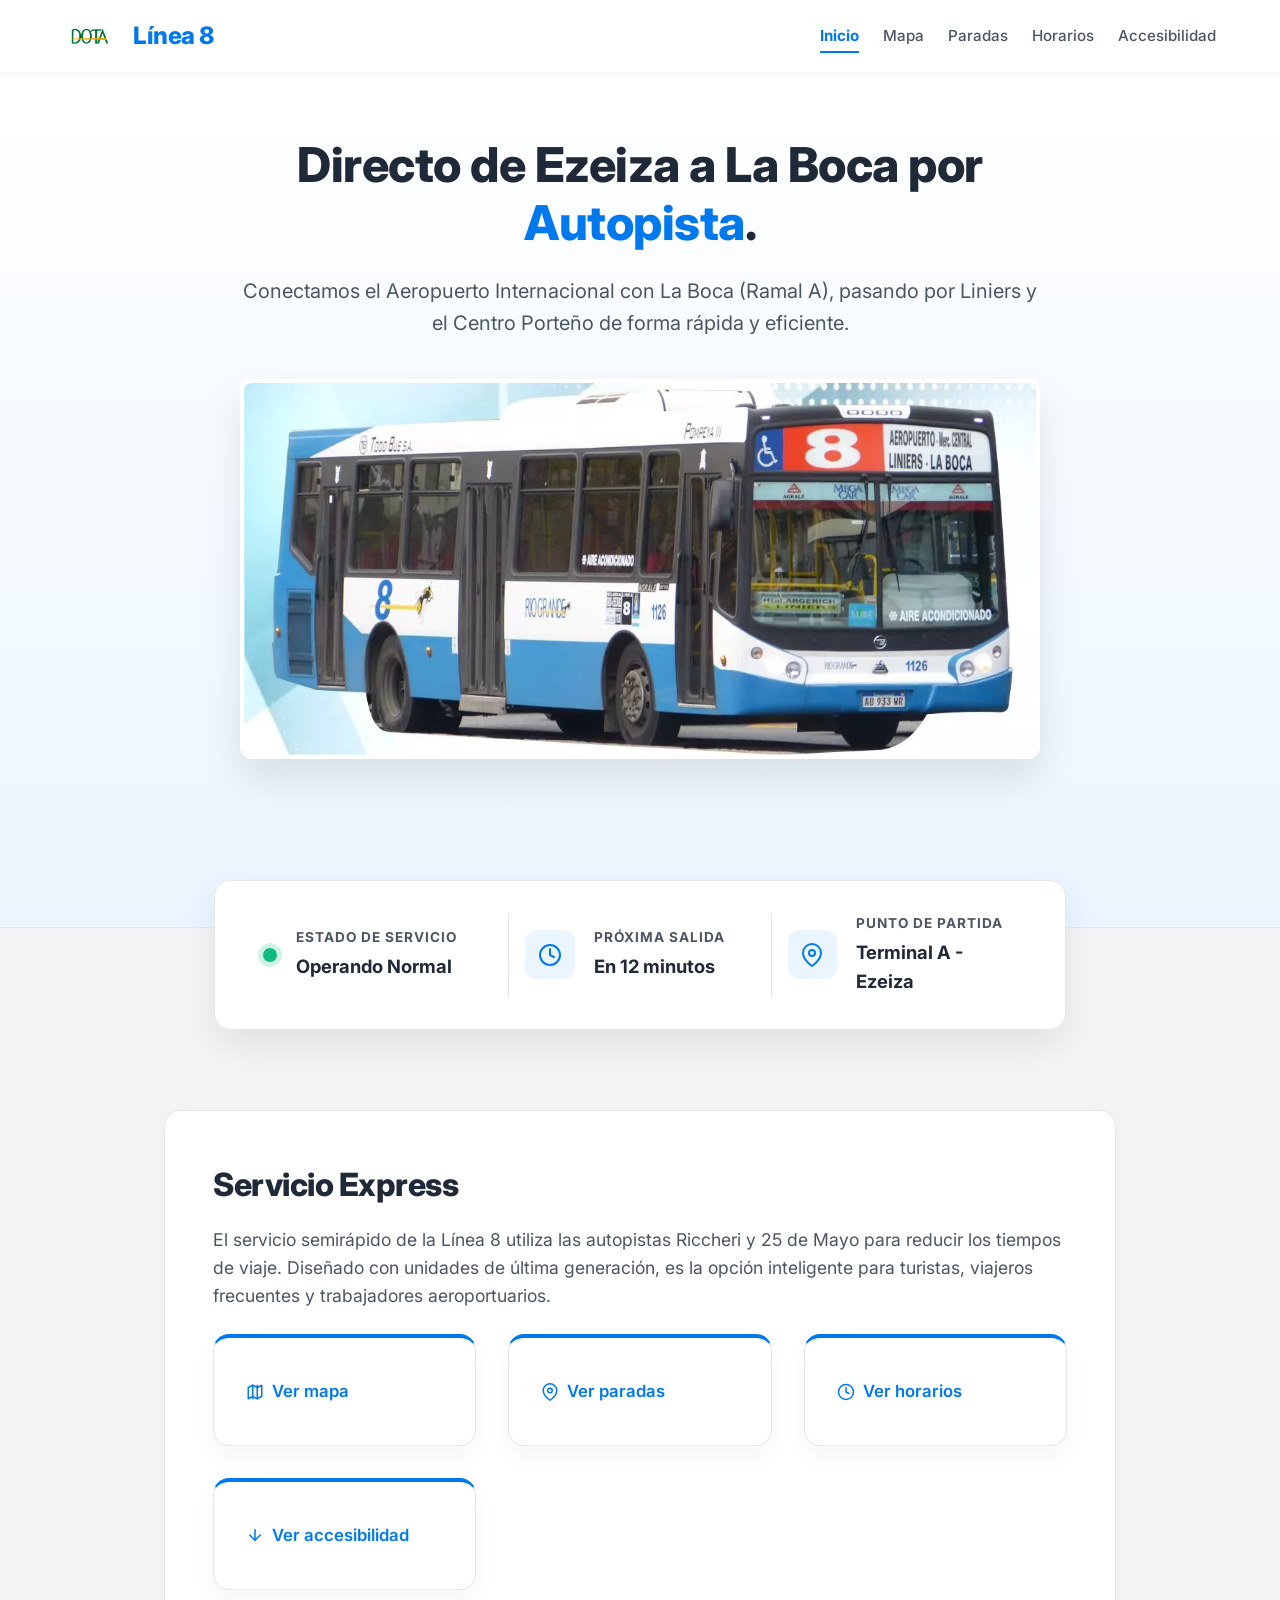
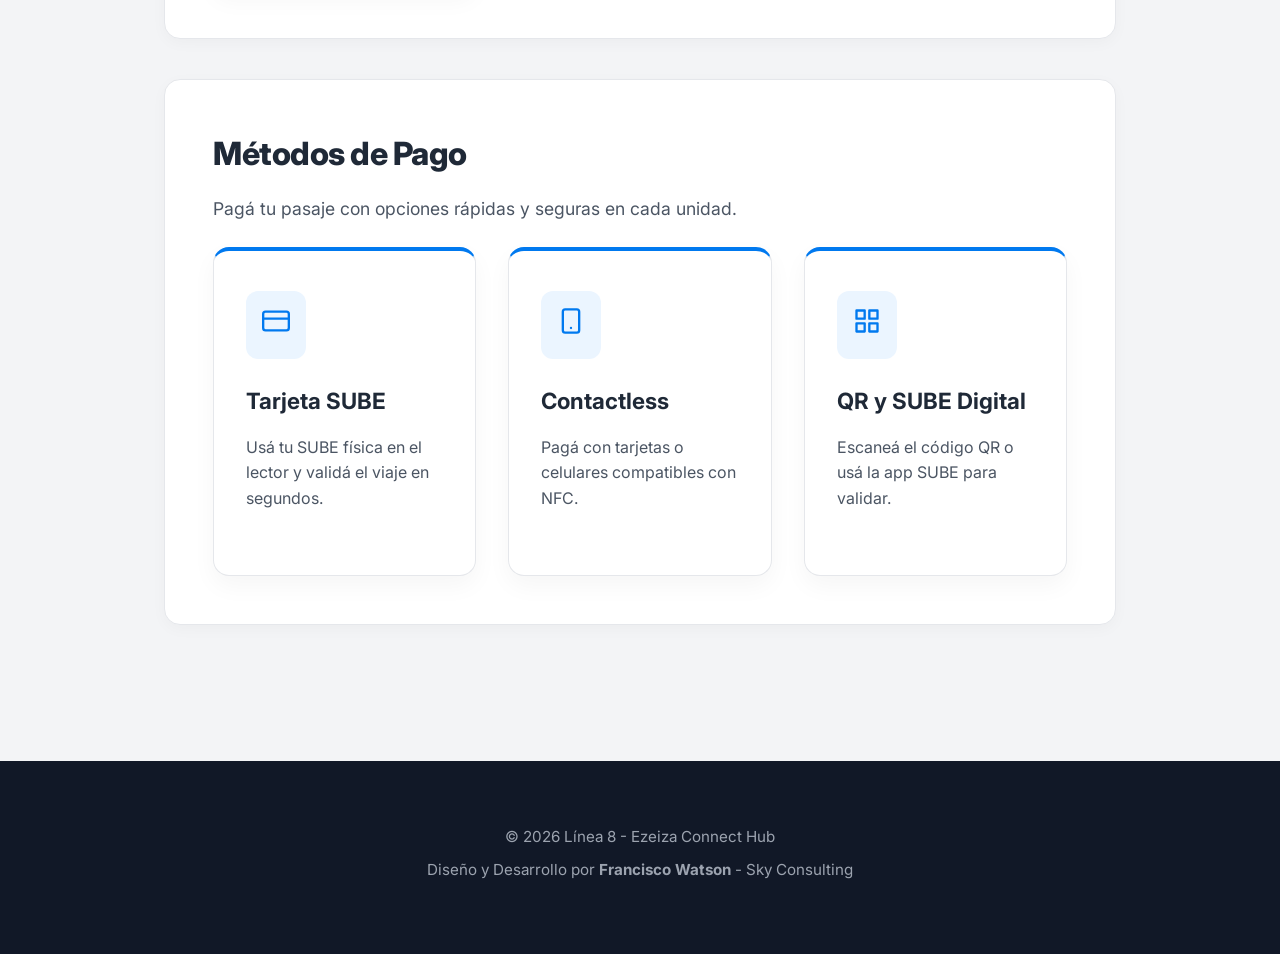
<file: index.html>
<!DOCTYPE html>
<html lang="es">
<head>
    <meta charset="UTF-8">
    <meta name="viewport" content="width=device-width, initial-scale=1.0">
    <title>Línea 8 - Semirápido | Inicio</title>
    <!-- Google Fonts: Inter para un look premium -->
    <link rel="preconnect" href="https://fonts.googleapis.com">
    <link rel="preconnect" href="https://fonts.gstatic.com" crossorigin>
    <link href="https://fonts.googleapis.com/css2?family=Inter:wght@400;500;600;700;800&display=swap" rel="stylesheet">
    <link rel="stylesheet" href="css/style.css">
</head>
<body>
    <header>
        <div class="logo">
            <img src="img/Dota_logo.png" alt="Logo DOTA" class="dota-logo">
            <h1>Línea 8</h1>
        </div>
        <div class="menu-toggle">
            <span></span>
            <span></span>
            <span></span>
        </div>
        <nav>
            <ul>
                <li><a href="index.html" class="active">Inicio</a></li>
                <li><a href="mapa.html">Mapa</a></li>
                <li><a href="paradas.html">Paradas</a></li>
                <li><a href="horarios.html">Horarios</a></li>
                <li><a href="accesibilidad.html">Accesibilidad</a></li>
            </ul>
        </nav>
    </header>

    <div class="hero-wrapper">
        <div class="hero-content">
            <h2>Directo de Ezeiza a La Boca por <span>Autopista</span>.</h2>
            <p>Conectamos el Aeropuerto Internacional con La Boca (Ramal A), pasando por Liniers y el Centro Porteño de forma rápida y eficiente.</p>
            <div class="hero-image-container">
                <img src="img/linea-8.webp" alt="Colectivo Línea 8 Semirápido" class="hero-bus-image">
            </div>
        </div>
    </div>

    <!-- Panel de Información Rápida superpuesto al Hero -->
    <div class="status-panel-container">
        <div class="status-panel">
            <div class="status-item">
                <div class="status-indicator live"></div>
                <div class="status-text">
                    <strong>Estado de servicio</strong>
                    <span>Operando Normal</span>
                </div>
            </div>
            <div class="status-item">
                <div class="status-indicator info">
                    <svg width="24" height="24" viewBox="0 0 24 24" fill="none" stroke="currentColor" stroke-width="2" stroke-linecap="round" stroke-linejoin="round"><circle cx="12" cy="12" r="10"></circle><polyline points="12 6 12 12 16 14"></polyline></svg>
                </div>
                <div class="status-text">
                    <strong>Próxima Salida</strong>
                    <span>En 12 minutos</span>
                </div>
            </div>
            <div class="status-item">
                <div class="status-indicator info">
                    <svg width="24" height="24" viewBox="0 0 24 24" fill="none" stroke="currentColor" stroke-width="2" stroke-linecap="round" stroke-linejoin="round"><path d="M21 10c0 7-9 13-9 13s-9-6-9-13a9 9 0 0 1 18 0z"></path><circle cx="12" cy="10" r="3"></circle></svg>
                </div>
                <div class="status-text">
                    <strong>Punto de Partida</strong>
                    <span>Terminal A - Ezeiza</span>
                </div>
            </div>
        </div>
    </div>

    <main>
        <section id="bienvenida">
            <h2>Servicio Express</h2>
            <p>El servicio semirápido de la Línea 8 utiliza las autopistas Riccheri y 25 de Mayo para reducir los tiempos de viaje. Diseñado con unidades de última generación, es la opción inteligente para turistas, viajeros frecuentes y trabajadores aeroportuarios.</p>
            <div class="grid-cards" id="accesos-rapidos">
                <div class="card">
                    <a href="mapa.html">
                        <svg width="18" height="18" viewBox="0 0 24 24" fill="none" stroke="currentColor" stroke-width="2" stroke-linecap="round" stroke-linejoin="round"><polygon points="3 6 9 3 15 6 21 3 21 18 15 21 9 18 3 21"></polygon><line x1="9" y1="3" x2="9" y2="21"></line><line x1="15" y1="3" x2="15" y2="21"></line></svg>
                        Ver mapa
                    </a>
                </div>

                <div class="card">
                    <a href="paradas.html">
                        <svg width="18" height="18" viewBox="0 0 24 24" fill="none" stroke="currentColor" stroke-width="2" stroke-linecap="round" stroke-linejoin="round"><path d="M21 10c0 7-9 13-9 13s-9-6-9-13a9 9 0 0 1 18 0z"></path><circle cx="12" cy="10" r="3"></circle></svg>
                        Ver paradas
                    </a>
                </div>

                <div class="card">
                    <a href="horarios.html">
                        <svg width="18" height="18" viewBox="0 0 24 24" fill="none" stroke="currentColor" stroke-width="2" stroke-linecap="round" stroke-linejoin="round"><circle cx="12" cy="12" r="10"></circle><polyline points="12 6 12 12 16 14"></polyline></svg>
                        Ver horarios
                    </a>
                </div>

                <div class="card">
                    <a href="accesibilidad.html">
                        <svg width="18" height="18" viewBox="0 0 24 24" fill="none" stroke="currentColor" stroke-width="2" stroke-linecap="round" stroke-linejoin="round"><line x1="12" y1="5" x2="12" y2="19"></line><polyline points="19 12 12 19 5 12"></polyline></svg>
                        Ver accesibilidad
                    </a>
                </div>
            </div>
        </section>

        <section id="medios-de-pago">
            <h2>Métodos de Pago</h2>
            <p>Pagá tu pasaje con opciones rápidas y seguras en cada unidad.</p>
            <div class="grid-cards">
                <div class="card">
                    <div class="card-icon">
                        <svg width="28" height="28" viewBox="0 0 24 24" fill="none" stroke="currentColor" stroke-width="2" stroke-linecap="round" stroke-linejoin="round"><rect x="1" y="4" width="22" height="16" rx="2" ry="2"></rect><line x1="1" y1="10" x2="23" y2="10"></line></svg>
                    </div>
                    <h3>Tarjeta SUBE</h3>
                    <p>Usá tu SUBE física en el lector y validá el viaje en segundos.</p>
                </div>

                <div class="card">
                    <div class="card-icon">
                        <svg width="28" height="28" viewBox="0 0 24 24" fill="none" stroke="currentColor" stroke-width="2" stroke-linecap="round" stroke-linejoin="round"><rect x="5" y="2" width="14" height="20" rx="2" ry="2"></rect><line x1="12" y1="18" x2="12" y2="18"></line></svg>
                    </div>
                    <h3>Contactless</h3>
                    <p>Pagá con tarjetas o celulares compatibles con NFC.</p>
                </div>

                <div class="card">
                    <div class="card-icon">
                        <svg width="28" height="28" viewBox="0 0 24 24" fill="none" stroke="currentColor" stroke-width="2" stroke-linecap="round" stroke-linejoin="round"><rect x="3" y="3" width="7" height="7"></rect><rect x="14" y="3" width="7" height="7"></rect><rect x="14" y="14" width="7" height="7"></rect><rect x="3" y="14" width="7" height="7"></rect></svg>
                    </div>
                    <h3>QR y SUBE Digital</h3>
                    <p>Escaneá el código QR o usá la app SUBE para validar.</p>
                </div>
            </div>
        </section>
    </main>

    <footer>
        <div class="footer-content">
            <p>&copy; 2026 Línea 8 - Ezeiza Connect Hub</p>
            <p>Diseño y Desarrollo por <strong>Francisco Watson</strong> - Sky Consulting</p>
        </div>
    </footer>

    <script src="js/script.js"></script>
</body>
</html>
</file>
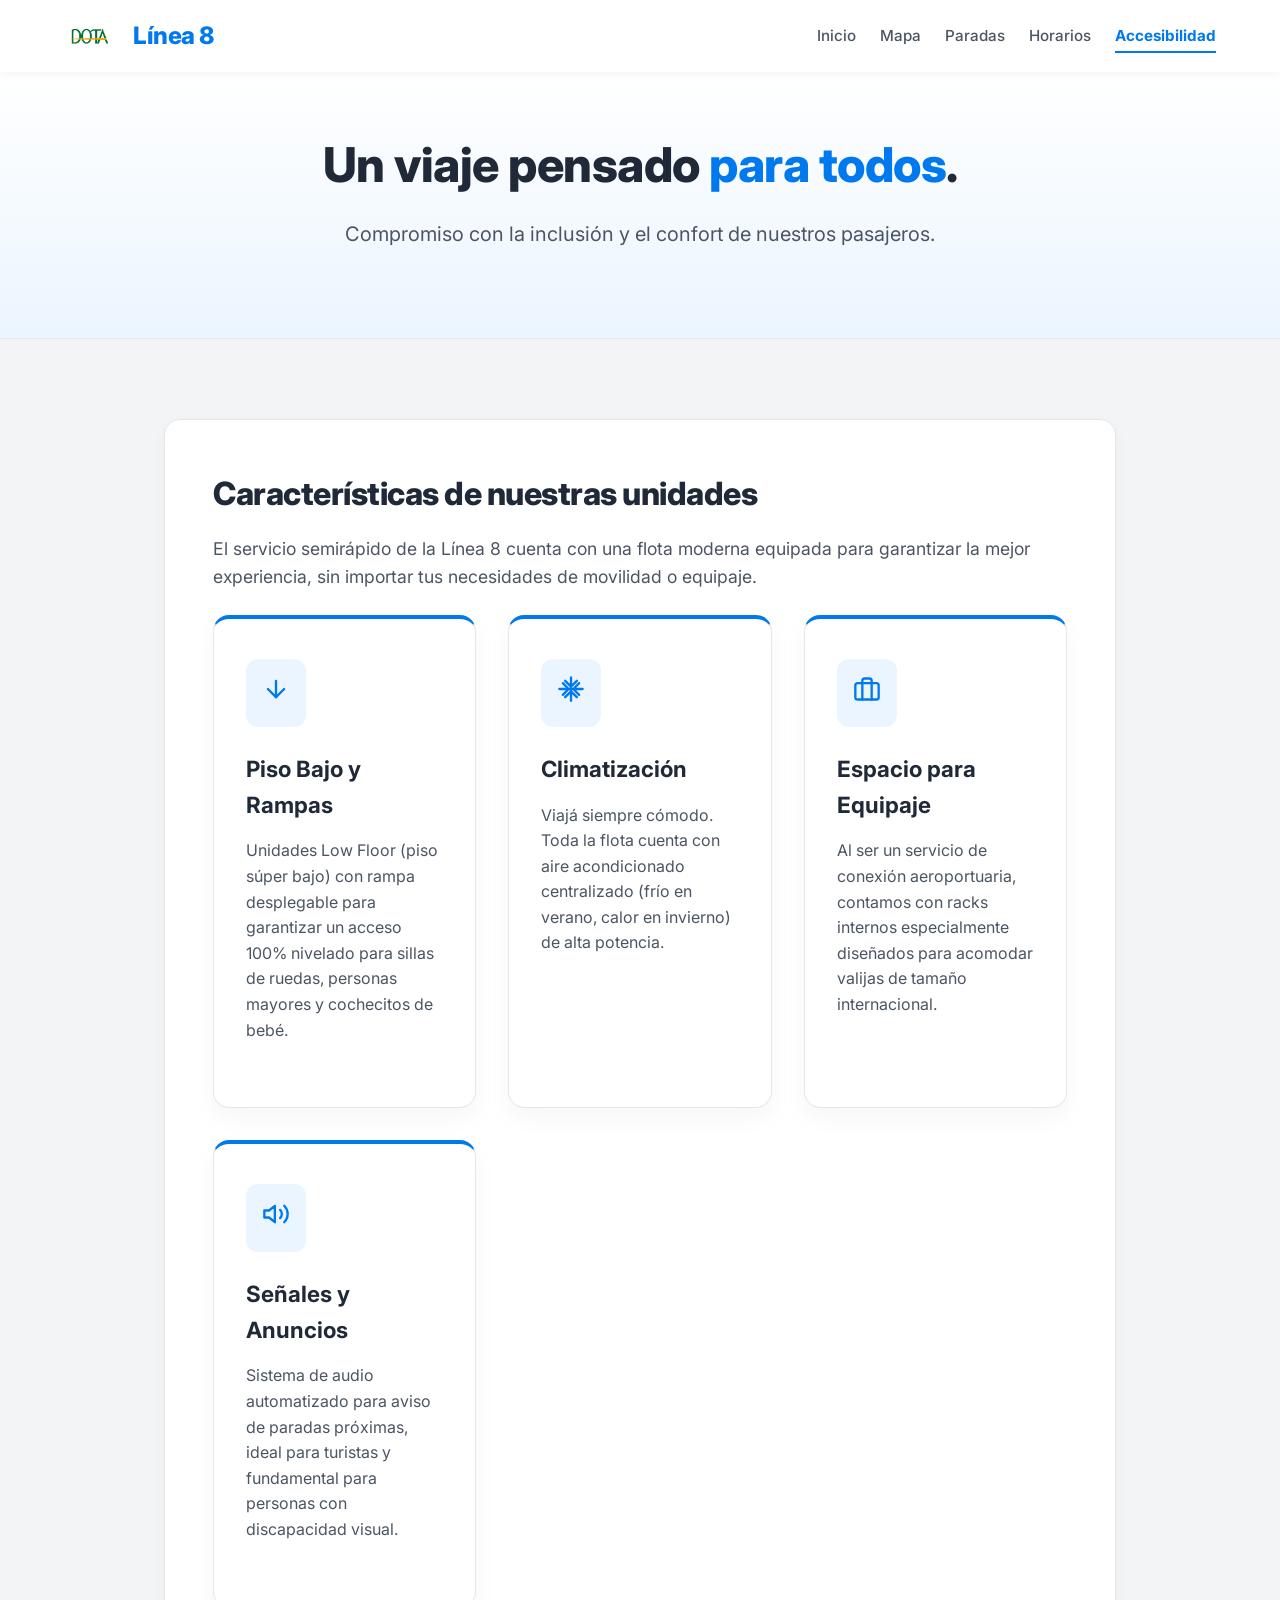
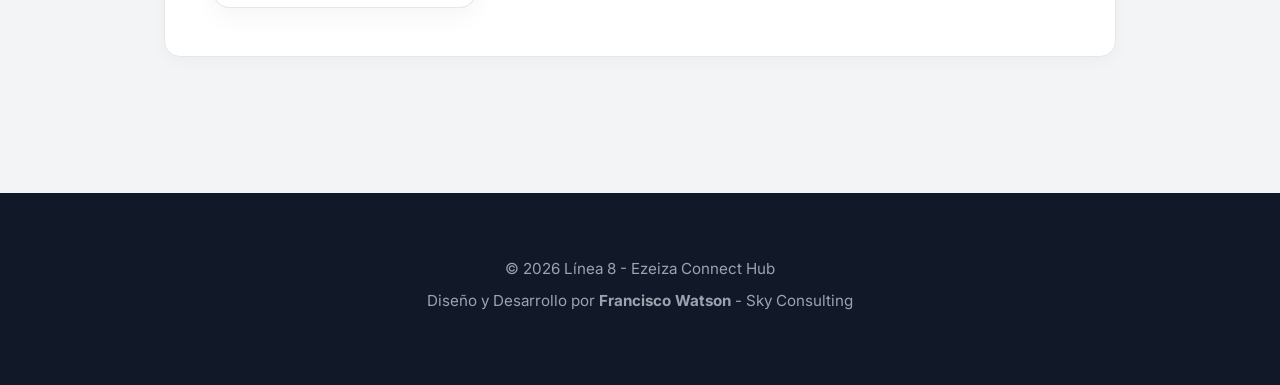
<file: accesibilidad.html>
<!DOCTYPE html>
<html lang="es">
<head>
    <meta charset="UTF-8">
    <meta name="viewport" content="width=device-width, initial-scale=1.0">
    <title>Accesibilidad | Línea 8</title>
    <!-- Google Fonts: Inter para un look premium -->
    <link rel="preconnect" href="https://fonts.googleapis.com">
    <link rel="preconnect" href="https://fonts.gstatic.com" crossorigin>
    <link href="https://fonts.googleapis.com/css2?family=Inter:wght@400;500;600;700;800&display=swap" rel="stylesheet">
    <link rel="stylesheet" href="css/style.css">
</head>
<body>
    <header>
        <div class="logo">
            <img src="img/Dota_logo.png" alt="Logo DOTA" class="dota-logo">
            <h1>Línea 8</h1>
        </div>
        <div class="menu-toggle">
            <span></span>
            <span></span>
            <span></span>
        </div>
        <nav>
            <ul>
                <li><a href="index.html">Inicio</a></li>
                <li><a href="mapa.html">Mapa</a></li>
                <li><a href="paradas.html">Paradas</a></li>
                <li><a href="horarios.html">Horarios</a></li>
                <li><a href="accesibilidad.html" class="active">Accesibilidad</a></li>
            </ul>
        </nav>
    </header>

    <div class="hero-wrapper" style="padding-bottom: 4rem;">
        <div class="hero-content">
            <h2>Un viaje pensado <span>para todos</span>.</h2>
            <p>Compromiso con la inclusión y el confort de nuestros pasajeros.</p>
        </div>
    </div>

    <main>
        <section>
            <h2>Características de nuestras unidades</h2>
            <p>El servicio semirápido de la Línea 8 cuenta con una flota moderna equipada para garantizar la mejor experiencia, sin importar tus necesidades de movilidad o equipaje.</p>
            
            <div class="grid-cards">
                <div class="card">
                    <div class="card-icon">
                        <!-- Icono SVG Flecha Abajo / Rampa -->
                        <svg width="28" height="28" viewBox="0 0 24 24" fill="none" stroke="currentColor" stroke-width="2" stroke-linecap="round" stroke-linejoin="round"><line x1="12" y1="5" x2="12" y2="19"></line><polyline points="19 12 12 19 5 12"></polyline></svg>
                    </div>
                    <h3>Piso Bajo y Rampas</h3>
                    <p>Unidades Low Floor (piso súper bajo) con rampa desplegable para garantizar un acceso 100% nivelado para sillas de ruedas, personas mayores y cochecitos de bebé.</p>
                </div>
                
                <div class="card">
                    <div class="card-icon">
                        <!-- Icono SVG Climatización -->
                        <svg width="28" height="28" viewBox="0 0 24 24" fill="none" stroke="currentColor" stroke-width="2" stroke-linecap="round" stroke-linejoin="round"><path d="M12 2v20M17 5l-5 5M7 5l5 5M17 19l-5-5M7 19l5-5M2 12h20M5 7l5 5M5 17l5-5M19 7l-5 5M19 17l-5-5"/></svg>
                    </div>
                    <h3>Climatización</h3>
                    <p>Viajá siempre cómodo. Toda la flota cuenta con aire acondicionado centralizado (frío en verano, calor en invierno) de alta potencia.</p>
                </div>
                
                <div class="card">
                    <div class="card-icon">
                        <!-- Icono SVG Equipaje -->
                        <svg width="28" height="28" viewBox="0 0 24 24" fill="none" stroke="currentColor" stroke-width="2" stroke-linecap="round" stroke-linejoin="round"><rect x="2" y="7" width="20" height="14" rx="2" ry="2"></rect><path d="M16 21V5a2 2 0 0 0-2-2h-4a2 2 0 0 0-2 2v16"></path></svg>
                    </div>
                    <h3>Espacio para Equipaje</h3>
                    <p>Al ser un servicio de conexión aeroportuaria, contamos con racks internos especialmente diseñados para acomodar valijas de tamaño internacional.</p>
                </div>
                
                <div class="card">
                    <div class="card-icon">
                        <!-- Icono SVG Anuncios Sonoros -->
                        <svg width="28" height="28" viewBox="0 0 24 24" fill="none" stroke="currentColor" stroke-width="2" stroke-linecap="round" stroke-linejoin="round"><polygon points="11 5 6 9 2 9 2 15 6 15 11 19 11 5"></polygon><path d="M19.07 4.93a10 10 0 0 1 0 14.14M15.54 8.46a5 5 0 0 1 0 7.07"></path></svg>
                    </div>
                    <h3>Señales y Anuncios</h3>
                    <p>Sistema de audio automatizado para aviso de paradas próximas, ideal para turistas y fundamental para personas con discapacidad visual.</p>
                </div>
            </div>
        </section>
    </main>

    <footer>
        <div class="footer-content">
            <p>&copy; 2026 Línea 8 - Ezeiza Connect Hub</p>
            <p>Diseño y Desarrollo por <strong>Francisco Watson</strong> - Sky Consulting</p>
        </div>
    </footer>

    <script src="js/script.js"></script>
</body>
</html>
</file>
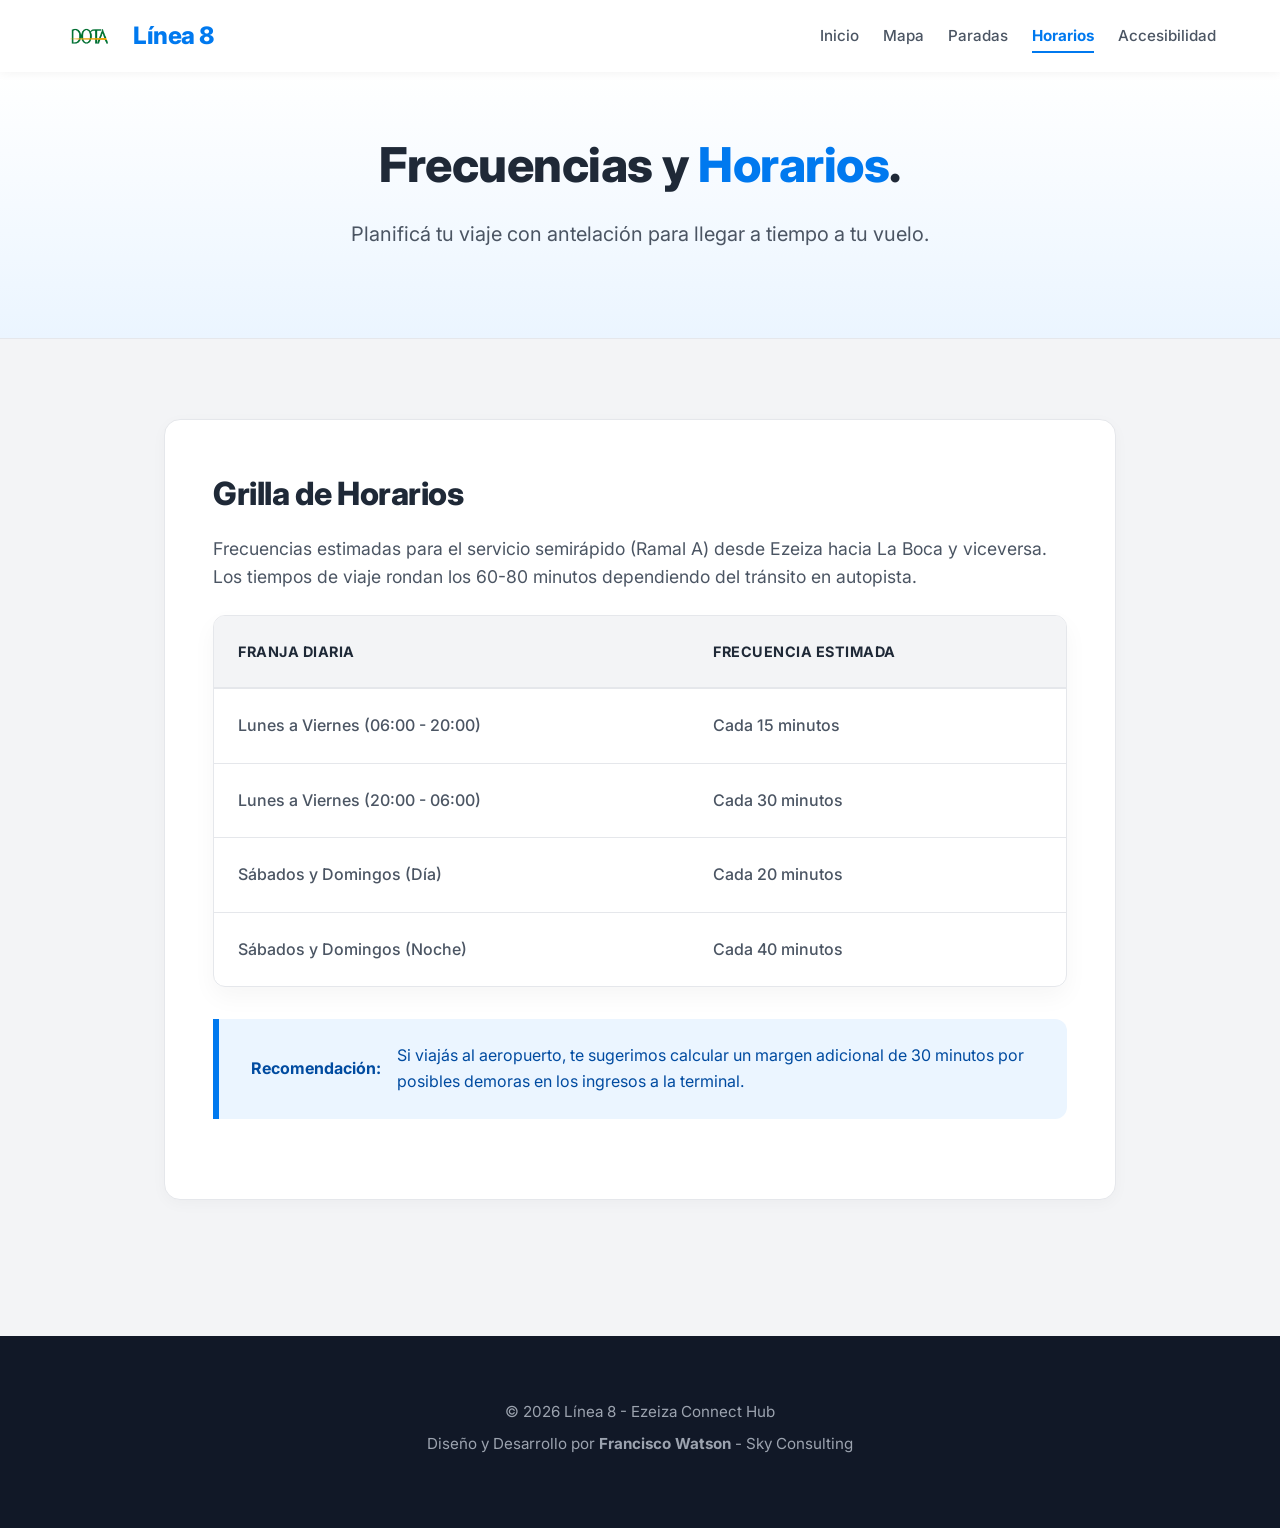
<file: horarios.html>
<!DOCTYPE html>
<html lang="es">
<head>
    <meta charset="UTF-8">
    <meta name="viewport" content="width=device-width, initial-scale=1.0">
    <title>Horarios | Línea 8</title>
    <!-- Google Fonts: Inter para un look premium -->
    <link rel="preconnect" href="https://fonts.googleapis.com">
    <link rel="preconnect" href="https://fonts.gstatic.com" crossorigin>
    <link href="https://fonts.googleapis.com/css2?family=Inter:wght@400;500;600;700;800&display=swap" rel="stylesheet">
    <link rel="stylesheet" href="css/style.css">
</head>
<body>
    <header>
        <div class="logo">
            <img src="img/Dota_logo.png" alt="Logo DOTA" class="dota-logo">
            <h1>Línea 8</h1>
        </div>
        <div class="menu-toggle">
            <span></span>
            <span></span>
            <span></span>
        </div>
        <nav>
            <ul>
                <li><a href="index.html">Inicio</a></li>
                <li><a href="mapa.html">Mapa</a></li>
                <li><a href="paradas.html">Paradas</a></li>
                <li><a href="horarios.html" class="active">Horarios</a></li>
                <li><a href="accesibilidad.html">Accesibilidad</a></li>
            </ul>
        </nav>
    </header>

    <div class="hero-wrapper" style="padding-bottom: 4rem;">
        <div class="hero-content">
            <h2>Frecuencias y <span>Horarios</span>.</h2>
            <p>Planificá tu viaje con antelación para llegar a tiempo a tu vuelo.</p>
        </div>
    </div>

    <main>
        <section>
            <h2>Grilla de Horarios</h2>
            <p>Frecuencias estimadas para el servicio semirápido (Ramal A) desde Ezeiza hacia La Boca y viceversa. Los tiempos de viaje rondan los 60-80 minutos dependiendo del tránsito en autopista.</p>
            
            <div class="table-container">
                <table>
                    <thead>
                        <tr>
                            <th>Franja Diaria</th>
                            <th>Frecuencia Estimada</th>
                        </tr>
                    </thead>
                    <tbody>
                        <tr>
                            <td>Lunes a Viernes (06:00 - 20:00)</td>
                            <td>Cada 15 minutos</td>
                        </tr>
                        <tr>
                            <td>Lunes a Viernes (20:00 - 06:00)</td>
                            <td>Cada 30 minutos</td>
                        </tr>
                        <tr>
                            <td>Sábados y Domingos (Día)</td>
                            <td>Cada 20 minutos</td>
                        </tr>
                        <tr>
                            <td>Sábados y Domingos (Noche)</td>
                            <td>Cada 40 minutos</td>
                        </tr>
                    </tbody>
                </table>
            </div>
            
            <div class="alert">
                <strong>Recomendación:</strong> Si viajás al aeropuerto, te sugerimos calcular un margen adicional de 30 minutos por posibles demoras en los ingresos a la terminal.
            </div>
        </section>
    </main>

    <footer>
        <div class="footer-content">
            <p>&copy; 2026 Línea 8 - Ezeiza Connect Hub</p>
            <p>Diseño y Desarrollo por <strong>Francisco Watson</strong> - Sky Consulting</p>
        </div>
    </footer>

    <script src="js/script.js"></script>
</body>
</html>
</file>
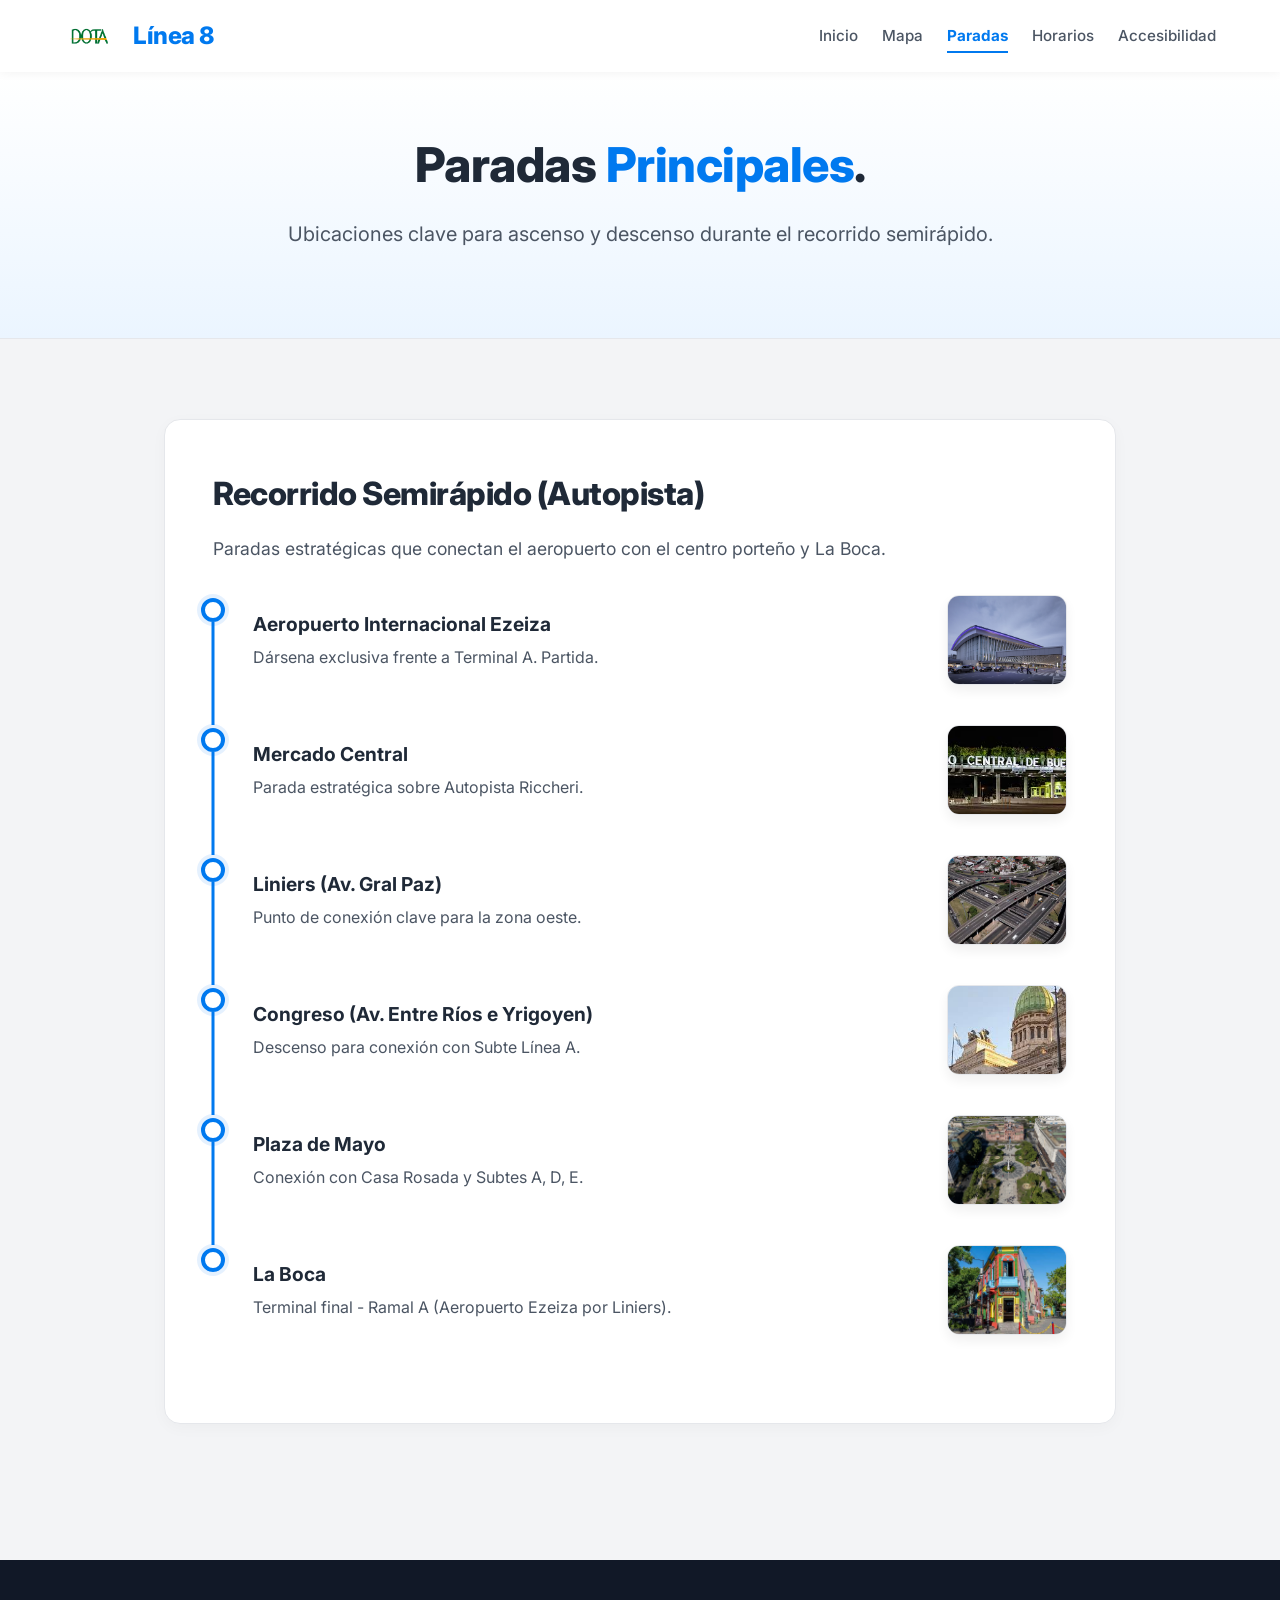
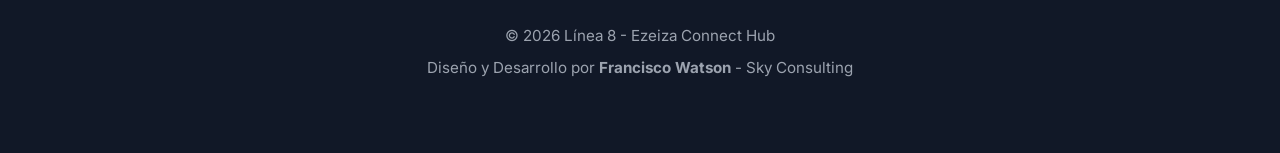
<file: paradas.html>
<!DOCTYPE html>
<html lang="es">
<head>
    <meta charset="UTF-8">
    <meta name="viewport" content="width=device-width, initial-scale=1.0">
    <title>Paradas | Línea 8</title>
    <link rel="preconnect" href="https://fonts.googleapis.com">
    <link rel="preconnect" href="https://fonts.gstatic.com" crossorigin>
    <link href="https://fonts.googleapis.com/css2?family=Inter:wght@400;500;600;700;800&display=swap" rel="stylesheet">
    <link rel="stylesheet" href="css/style.css">
</head>
<body>
    <header>
        <div class="logo">
            <img src="img/Dota_logo.png" alt="Logo DOTA" class="dota-logo">
            <h1>Línea 8</h1>
        </div>
        <div class="menu-toggle">
            <span></span>
            <span></span>
            <span></span>
        </div>
        <nav>
            <ul>
                <li><a href="index.html">Inicio</a></li>
                <li><a href="mapa.html">Mapa</a></li>
                <li><a href="paradas.html" class="active">Paradas</a></li>
                <li><a href="horarios.html">Horarios</a></li>
                <li><a href="accesibilidad.html">Accesibilidad</a></li>
            </ul>
        </nav>
    </header>

    <div class="hero-wrapper" style="padding-bottom: 4rem;">
        <div class="hero-content">
            <h2>Paradas <span>Principales</span>.</h2>
            <p>Ubicaciones clave para ascenso y descenso durante el recorrido semirápido.</p>
        </div>
    </div>

    <main>
        <section>
            <h2>Recorrido Semirápido (Autopista)</h2>
            <p>Paradas estratégicas que conectan el aeropuerto con el centro porteño y La Boca.</p>
            
            <ul class="stop-list">
                <li class="stop-item">
                    <div class="stop-text">
                        <strong>Aeropuerto Internacional Ezeiza</strong>
                        <span>Dársena exclusiva frente a Terminal A. Partida.</span>
                    </div>
                    <img class="stop-image" src="img/ezeiza.jpg" alt="Parada Aeropuerto Internacional Ezeiza">
                </li>
                <li class="stop-item">
                    <div class="stop-text">
                        <strong>Mercado Central</strong>
                        <span>Parada estratégica sobre Autopista Riccheri.</span>
                    </div>
                    <img class="stop-image" src="img/mercado-central.jpg" alt="Parada Mercado Central">
                </li>
                <li class="stop-item">
                    <div class="stop-text">
                        <strong>Liniers (Av. Gral Paz)</strong>
                        <span>Punto de conexión clave para la zona oeste.</span>
                    </div>
                    <img class="stop-image" src="img/liniers.avif" alt="Parada Liniers">
                </li>
                <li class="stop-item">
                    <div class="stop-text">
                        <strong>Congreso (Av. Entre Ríos e Yrigoyen)</strong>
                        <span>Descenso para conexión con Subte Línea A.</span>
                    </div>
                    <img class="stop-image" src="img/congreso.jpg" alt="Parada Congreso">
                </li>
                <li class="stop-item">
                    <div class="stop-text">
                        <strong>Plaza de Mayo</strong>
                        <span>Conexión con Casa Rosada y Subtes A, D, E.</span>
                    </div>
                    <img class="stop-image" src="img/plaza%20de%20mayo.jpg" alt="Parada Plaza de Mayo">
                </li>
                <li class="stop-item">
                    <div class="stop-text">
                        <strong>La Boca</strong>
                        <span>Terminal final - Ramal A (Aeropuerto Ezeiza por Liniers).</span>
                    </div>
                    <img class="stop-image" src="img/la-boca.jpg" alt="Parada La Boca">
                </li>
            </ul>
        </section>
    </main>

    <footer>
        <div class="footer-content">
            <p>&copy; 2026 Línea 8 - Ezeiza Connect Hub</p>
            <p>Diseño y Desarrollo por <strong>Francisco Watson</strong> - Sky Consulting</p>
        </div>
    </footer>

    <script src="js/script.js"></script>
</body>
</html>
</file>
<file: css/style.css>
/* Variables de Color - Línea 8 */
:root {
    --azul-corporativo: rgb(0, 121, 239);
    --azul-oscuro: rgb(0, 75, 160);
    --azul-claro: rgb(235, 245, 255);
    --blanco: #ffffff;
    --gris-texto: #1f2937;
    --gris-secundario: #4b5563;
    --gris-fondo: #f3f4f6;
    --borde: #e5e7eb;
    --fuente-principal: 'Inter', system-ui, -apple-system, sans-serif;
}

/* Reset y Base */
* {
    margin: 0;
    padding: 0;
    box-sizing: border-box;
}

body {
    font-family: var(--fuente-principal);
    line-height: 1.6;
    color: var(--gris-texto);
    background-color: var(--gris-fondo);
    -webkit-font-smoothing: antialiased;
}

/* Header  (Claro) */
header {
    background-color: var(--blanco);
    padding: 1rem 5%;
    position: sticky;
    top: 0;
    z-index: 1000;
    display: flex;
    justify-content: space-between;
    align-items: center;
    box-shadow: 0 1px 10px rgba(0, 0, 0, 0.05);
}

.logo {
    display: flex;
    align-items: center;
    gap: 1rem;
}

.dota-logo {
    height: 40px;
    width: auto;
}

.logo h1 {
    font-size: 1.5rem;
    color: var(--azul-corporativo);
    font-weight: 800;
    letter-spacing: -0.5px;
}

nav ul {
    list-style: none;
    display: flex;
    gap: 1.5rem; 
}

nav ul li a {
    color: var(--gris-secundario);
    text-decoration: none;
    font-size: 0.95rem;
    font-weight: 500;
    transition: all 0.3s ease;
    padding: 0.5rem 0;
    position: relative;
}

nav ul li a::after {
    content: '';
    position: absolute;
    bottom: 0;
    left: 0;
    width: 0%;
    height: 2px;
    background-color: var(--azul-corporativo);
    transition: width 0.3s ease;
}

nav ul li a:hover, nav ul li a.active {
    color: var(--azul-corporativo);
    font-weight: 700;
}

nav ul li a:hover::after, nav ul li a.active::after {
    width: 100%;
}

.menu-toggle {
    display: none;
    flex-direction: column;
    gap: 6px;
    cursor: pointer;
}

.menu-toggle span {
    width: 28px;
    height: 3px;
    background-color: var(--azul-corporativo);
    border-radius: 3px;
}

/* Layout Principal */
main {
    max-width: 1000px;
    margin: 0 auto;
    padding: 2rem 1.5rem;
}

section {
    background: var(--blanco);
    padding: 3rem;
    border-radius: 16px;
    margin-bottom: 2.5rem;
    box-shadow: 0 4px 15px rgba(0,0,0,0.03);
    border: 1px solid var(--borde);
}

h2 {
    font-size: 2rem;
    color: var(--gris-texto);
    margin-bottom: 1rem;
    font-weight: 800;
    letter-spacing: -0.5px;
}

p {
    margin-bottom: 1.5rem;
    font-size: 1.1rem;
    color: var(--gris-secundario);
}

/* Hero Premium (Clean & Light) */
.hero-wrapper {
    background: linear-gradient(180deg, var(--blanco) 0%, var(--azul-claro) 100%);
    padding: 4rem 1.5rem 8rem 1.5rem;
    text-align: center;
    border-bottom: 1px solid var(--borde);
    margin-bottom: 3rem;
}

.hero-content {
    max-width: 800px;
    margin: 0 auto;
}

.hero-wrapper h2 {
    color: var(--gris-texto);
    font-size: 3rem;
    margin-bottom: 1.5rem;
    line-height: 1.2;
}

.hero-wrapper h2 span {
    color: var(--azul-corporativo);
}

.hero-wrapper p {
    color: var(--gris-secundario);
    font-size: 1.25rem;
}

.hero-image-container {
    margin: 2.5rem 0;
    width: 100%;
    display: flex;
    justify-content: center;
}

.hero-bus-image {
    max-width: 100%;
    height: auto;
    border-radius: 12px;
    box-shadow: 0 20px 40px rgba(0, 0, 0, 0.1);
    border: 4px solid var(--blanco);
    transform: translateY(0);
    transition: transform 0.3s ease;
}

.hero-bus-image:hover {
    transform: translateY(-5px);
}

/* Panel de Estado - Flotante */
.status-panel-container {
    max-width: 900px;
    margin: -6rem auto 3rem auto; 
    position: relative;
    z-index: 10;
    padding: 0 1.5rem;
}

.status-panel {
    display: flex;
    justify-content: space-between;
    background: var(--blanco);
    padding: 2rem;
    border-radius: 16px;
    box-shadow: 0 15px 35px rgba(0, 0, 0, 0.08);
    border: 1px solid var(--borde);
}

.status-item {
    display: flex;
    align-items: center;
    gap: 1.2rem;
    text-align: left;
    flex: 1;
    padding: 0 1rem;
    border-right: 1px solid var(--borde);
}

.status-item:last-child {
    border-right: none;
}

.status-indicator {
    display: flex;
    align-items: center;
    justify-content: center;
}

.status-indicator.live {
    width: 14px;
    height: 14px;
    background-color: #10b981; 
    border-radius: 50%;
    box-shadow: 0 0 0 5px rgba(16, 185, 129, 0.2);
    animation: pulse 2s infinite;
}

@keyframes pulse {
    0% { box-shadow: 0 0 0 0 rgba(16, 185, 129, 0.4); }
    70% { box-shadow: 0 0 0 10px rgba(16, 185, 129, 0); }
    100% { box-shadow: 0 0 0 0 rgba(16, 185, 129, 0); }
}

.status-indicator.info {
    color: var(--azul-corporativo);
    background: var(--azul-claro);
    padding: 0.8rem;
    border-radius: 12px;
}

.status-text {
    display: flex;
    flex-direction: column;
}

.status-text strong {
    font-size: 0.85rem;
    text-transform: uppercase;
    color: var(--gris-secundario);
    letter-spacing: 1px;
    margin-bottom: 0.2rem;
}

.status-text span {
    font-size: 1.15rem;
    font-weight: 700;
    color: var(--gris-texto);
}

/* Cards Premium */
.grid-cards {
    display: grid;
    grid-template-columns: repeat(auto-fit, minmax(250px, 1fr));
    gap: 2rem;
}

.card {
    border: none;
    padding: 2.5rem 2rem;
    border-radius: 16px;
    background: var(--blanco);
    box-shadow: 0 10px 25px rgba(0,0,0,0.04);
    border: 1px solid var(--borde);
    border-top: 4px solid var(--azul-corporativo); 
    transition: all 0.3s ease;
    display: flex;
    flex-direction: column;
}

.card:hover {
    transform: translateY(-8px);
    box-shadow: 0 20px 35px rgba(0, 121, 239, 0.1);
}

.card-icon {
    color: var(--azul-corporativo);
    margin-bottom: 1.5rem;
    background: var(--azul-claro);
    width: max-content;
    padding: 1rem;
    border-radius: 12px;
}

.card h3 {
    font-size: 1.4rem;
    margin-bottom: 1rem;
    color: var(--gris-texto);
    font-weight: 700;
}

.card p {
    flex-grow: 1;
    font-size: 1rem;
}

.card a {
    display: inline-flex;
    align-items: center;
    gap: 0.5rem;
    margin-top: 1.5rem;
    padding: 0.8rem 1.5rem;
    background-color: var(--azul-corporativo);
    color: var(--blanco);
    text-decoration: none;
    border-radius: 8px;
    font-weight: 600;
    font-size: 0.95rem;
    transition: background-color 0.3s;
}

.card a:hover {
    background-color: var(--azul-oscuro);
}

#accesos-rapidos .card a {
    margin-top: 0;
    padding: 0;
    background: none;
    color: var(--azul-corporativo);
    font-size: 1.05rem;
}

#accesos-rapidos .card a:hover {
    background: none;
    color: var(--azul-oscuro);
}

/* Elementos UI (Tablas y Alertas) */
.table-container {
    border-radius: 12px;
    overflow: hidden;
    box-shadow: 0 10px 25px rgba(0,0,0,0.04);
    border: 1px solid var(--borde);
}

table {
    width: 100%;
    border-collapse: collapse;
}

th {
    background-color: var(--gris-fondo);
    color: var(--gris-texto);
    font-weight: 700;
    text-align: left;
    padding: 1.5rem;
    font-size: 0.9rem;
    text-transform: uppercase;
    letter-spacing: 0.5px;
    border-bottom: 2px solid var(--borde);
}

td {
    padding: 1.5rem;
    border-bottom: 1px solid var(--borde);
    color: var(--gris-secundario);
    font-weight: 500;
}

tr:last-child td {
    border-bottom: none;
}

.alert {
    background-color: var(--azul-claro);
    border-left: 6px solid var(--azul-corporativo);
    padding: 1.5rem 2rem;
    margin: 2rem 0;
    border-radius: 0 12px 12px 0;
    display: flex;
    align-items: center;
    gap: 1rem;
    color: var(--azul-oscuro);
}

/* Lista de Paradas */
.stop-list {
    list-style: none;
    padding-left: 2.5rem;
    margin-top: 2rem;
}

.stop-item {
    margin-bottom: 2.5rem;
    position: relative;
    display: flex;
    align-items: center;
    gap: 1.5rem;
}

.stop-item::before {
    content: '';
    position: absolute;
    left: -2.5rem;
    top: 0.2rem;
    width: 16px;
    height: 16px;
    background: var(--blanco);
    border: 4px solid var(--azul-corporativo);
    border-radius: 50%;
    box-shadow: 0 0 0 4px rgba(0, 121, 239, 0.1);
    transform: translateX(-50%);
}

.stop-item::after {
    content: '';
    position: absolute;
    left: -2.5rem;
    top: calc(0.2rem + 24px);
    bottom: -2.5rem;
    width: 3px;
    background: var(--azul-corporativo);
    transform: translateX(-50%);
}

.stop-item:last-child::after {
    content: none;
}

.stop-text {
    flex: 1;
}

.stop-item strong {
    display: block;
    font-size: 1.2rem;
    color: var(--gris-texto);
    margin-bottom: 0.3rem;
}

.stop-item span {
    font-size: 1rem;
    color: var(--gris-secundario);
}

.stop-image {
    width: 120px;
    height: 90px;
    object-fit: cover;
    border-radius: 12px;
    border: 1px solid var(--borde);
    box-shadow: 0 6px 12px rgba(0,0,0,0.06);
    margin-left: auto;
}

/* Cajas de Itinerario Detallado */
.detailed-route-section {
    margin-top: 4rem;
    padding-top: 3rem;
    border-top: 1px solid var(--borde);
}

.route-box {
    background: var(--blanco);
    border: 1px solid var(--borde);
    border-radius: 12px;
    margin-bottom: 1.5rem;
    overflow: hidden;
    box-shadow: 0 4px 15px rgba(0,0,0,0.02);
}

.route-header {
    display: flex;
    align-items: center;
    gap: 1rem;
    padding: 1.25rem 1.5rem;
    color: var(--blanco);
}

.route-header.ida {
    background-color: var(--azul-corporativo);
}

.route-header.regreso {
    background-color: var(--azul-oscuro);
}

.route-header h3 {
    margin: 0;
    font-size: 1.1rem;
    font-weight: 600;
}

.route-content {
    padding: 1.5rem;
    background: #fafafa;
}

.route-content p {
    font-size: 0.95rem;
    line-height: 1.8;
    color: var(--gris-secundario);
    margin: 0;
}

.route-list {
    list-style: none;
    margin: 0;
    padding: 0;
    display: grid;
    gap: 1rem;
    counter-reset: route-step;
}

.route-list li {
    display: grid;
    grid-template-columns: 28px 1fr;
    gap: 0.9rem;
    align-items: start;
}

.route-list li::before {
    counter-increment: route-step;
    content: counter(route-step);
    width: 28px;
    height: 28px;
    border-radius: 50%;
    background: var(--azul-claro);
    color: var(--azul-corporativo);
    font-weight: 700;
    font-size: 0.9rem;
    display: inline-flex;
    align-items: center;
    justify-content: center;
    margin-top: 0.1rem;
}

.route-list strong {
    display: block;
    font-size: 1rem;
    color: var(--gris-texto);
    margin-bottom: 0.2rem;
}

.route-list span {
    font-size: 0.95rem;
    color: var(--gris-secundario);
    line-height: 1.7;
}

/* Footer */
footer {
    background-color: #111827;
    color: #fff;
    padding: 4rem 5%;
    text-align: center;
    margin-top: 4rem;
}

.footer-content p {
    color: #9ca3af;
    margin-bottom: 0.5rem;
    font-size: 0.95rem;
}

/* Responsive Ajustado */
@media (max-width: 900px) {
    .status-panel {
        flex-direction: column;
        gap: 1.5rem;
    }
    
    .status-item {
        border-right: none;
        border-bottom: 1px solid var(--borde);
        padding-bottom: 1.5rem;
    }
    
    .status-item:last-child {
        border-bottom: none;
        padding-bottom: 0;
    }
}

@media (max-width: 768px) {
    .menu-toggle {
        display: flex;
        margin-left: auto;
    }

    nav ul {
        display: none;
        flex-direction: column;
        position: absolute;
        top: 100%;
        right: 0;
        left: auto;
        background: var(--blanco);
        padding: 1.5rem;
        gap: 1rem;
        box-shadow: 0 10px 20px rgba(0,0,0,0.1);
        border: 1px solid var(--borde);
        border-radius: 12px;
        align-items: flex-start;
        min-width: 220px;
    }

    nav ul.active {
        display: flex;
    }

    nav ul li a {
        color: var(--gris-texto);
    }
    
    .hero-wrapper h2 {
        font-size: 2.2rem;
    }
}
</file>
